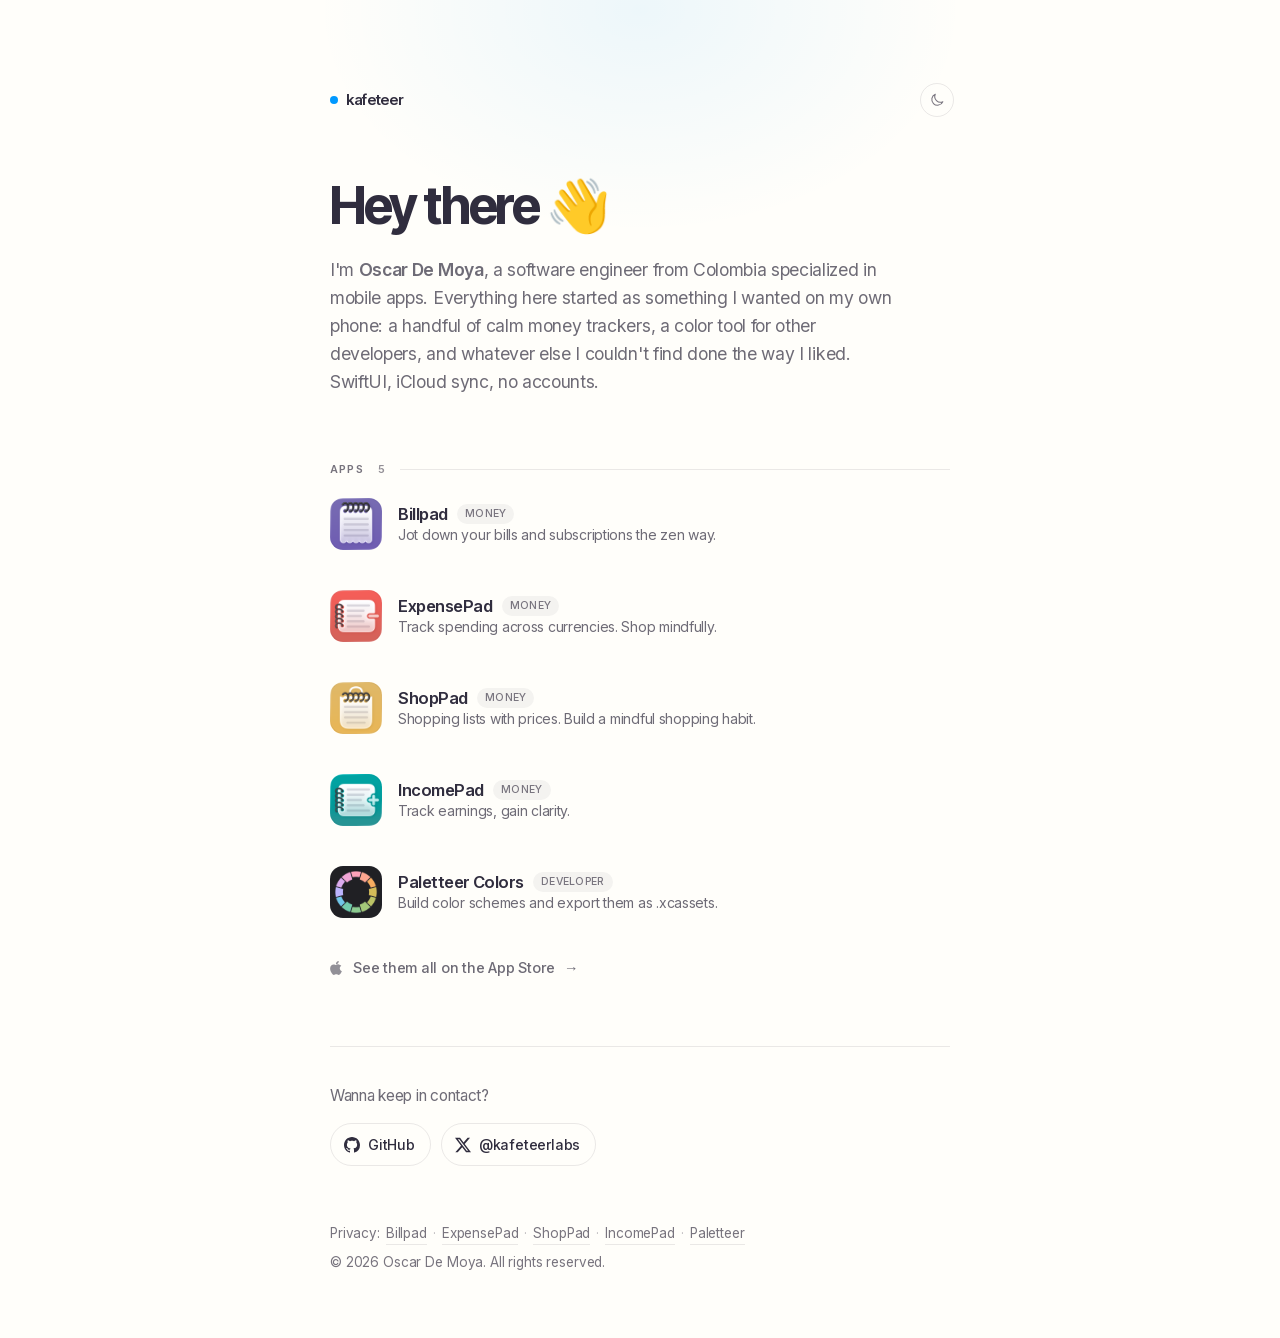
<file: index.html>
<!DOCTYPE html>
<html lang="en">
<head>
<meta charset="utf-8">
<meta name="viewport" content="width=device-width, initial-scale=1">
<title>Kafeteer · Apps by Oscar De Moya</title>
<meta name="description" content="Small, focused iOS apps by Oscar De Moya. Billpad, ExpensePad, ShopPad, IncomePad and Paletteer Colors.">
<meta name="author" content="Oscar De Moya">
<meta name="theme-color" content="#FFFEFA" media="(prefers-color-scheme: light)">
<meta name="theme-color" content="#141415" media="(prefers-color-scheme: dark)">
<link rel="canonical" href="https://kafeteer.github.io/">
<meta property="og:type" content="website">
<meta property="og:title" content="Kafeteer · Apps by Oscar De Moya">
<meta property="og:description" content="Small, focused iOS apps built in SwiftUI. No accounts, no ads.">
<meta property="og:url" content="https://kafeteer.github.io/">
<meta property="og:image" content="https://kafeteer.github.io/assets/icons/billpad.png">
<meta name="twitter:card" content="summary">
<link rel="icon" href="assets/icons/billpad.png">
<link rel="apple-touch-icon" href="assets/icons/billpad.png">
<link rel="preload" href="assets/fonts/Inter-latin.woff2" as="font" type="font/woff2" crossorigin>
<link rel="preload" href="assets/fonts/InterTight-latin.woff2" as="font" type="font/woff2" crossorigin>
<link rel="stylesheet" href="assets/style.css">
<script src="assets/theme.js"></script>
</head>
<body>
<div class="glow" aria-hidden="true"></div>
<div class="wrap">

  <div class="topbar reveal">
    <a class="brand" href="/"><span class="dot"></span>kafeteer</a>
    <button class="theme-toggle" type="button" aria-label="Switch to dark mode" title="Switch to dark mode" aria-pressed="false">
      <svg class="icon-sun" viewBox="0 0 24 24" aria-hidden="true"><circle cx="12" cy="12" r="4.2"/><path d="M12 2.4v2.3M12 19.3v2.3M4.7 12H2.4M21.6 12h-2.3M6.84 6.84 5.22 5.22M18.78 18.78l-1.62-1.62M17.16 6.84l1.62-1.62M5.22 18.78l1.62-1.62"/></svg>
      <svg class="icon-moon" viewBox="0 0 24 24" aria-hidden="true"><path d="M20.7 14.6A8.6 8.6 0 0 1 9.4 3.3 8.6 8.6 0 1 0 20.7 14.6Z"/></svg>
    </button>
  </div>

  <h1 class="reveal">Hey there&nbsp;<span class="wave">👋</span></h1>

  <p class="lede reveal">
    I'm <strong>Oscar De Moya</strong>, a software engineer from Colombia specialized in mobile
    apps. Everything here started as something I wanted on my own phone: a handful of calm money
    trackers, a color tool for other developers, and whatever else I couldn't find done the way I
    liked. SwiftUI, iCloud sync, no accounts.
  </p>

  <p class="eyebrow reveal">Apps <span class="count">5</span></p>

  <main class="apps reveal">

    <a class="app" href="https://apps.apple.com/app/id6448975056" rel="noopener">
      <img src="assets/icons/billpad.png" alt="Billpad app icon" width="52" height="52" loading="lazy">
      <span class="meta">
        <span class="name">Billpad <span class="chip">Money</span></span>
        <span class="tag">Jot down your bills and subscriptions the zen way.</span>
      </span>
      <span class="arrow" aria-hidden="true">→</span>
    </a>

    <a class="app" href="https://apps.apple.com/app/id6504459640" rel="noopener">
      <img src="assets/icons/expensepad.png" alt="ExpensePad app icon" width="52" height="52" loading="lazy">
      <span class="meta">
        <span class="name">ExpensePad <span class="chip">Money</span></span>
        <span class="tag">Track spending across currencies. Shop mindfully.</span>
      </span>
      <span class="arrow" aria-hidden="true">→</span>
    </a>

    <a class="app" href="https://apps.apple.com/app/id6529523495" rel="noopener">
      <img src="assets/icons/shoppad.png" alt="ShopPad app icon" width="52" height="52" loading="lazy">
      <span class="meta">
        <span class="name">ShopPad <span class="chip">Money</span></span>
        <span class="tag">Shopping lists with prices. Build a mindful shopping habit.</span>
      </span>
      <span class="arrow" aria-hidden="true">→</span>
    </a>

    <a class="app" href="https://apps.apple.com/app/id6740171596" rel="noopener">
      <img src="assets/icons/incomepad.png" alt="IncomePad app icon" width="52" height="52" loading="lazy">
      <span class="meta">
        <span class="name">IncomePad <span class="chip">Money</span></span>
        <span class="tag">Track earnings, gain clarity.</span>
      </span>
      <span class="arrow" aria-hidden="true">→</span>
    </a>

    <a class="app" href="https://apps.apple.com/app/id6739819339" rel="noopener">
      <img src="assets/icons/paletteer.png" alt="Paletteer Colors app icon" width="52" height="52" loading="lazy">
      <span class="meta">
        <span class="name">Paletteer Colors <span class="chip">Developer</span></span>
        <span class="tag">Build color schemes and export them as .xcassets.</span>
      </span>
      <span class="arrow" aria-hidden="true">→</span>
    </a>

  </main>

  <a class="all-apps reveal" href="https://apps.apple.com/developer/oscar-de-moya/id1236595635" rel="noopener">
    <svg viewBox="0 0 16 16" aria-hidden="true"><path d="M11.18 8.48c.01-1.33.6-2.33 1.78-3.06-.66-.94-1.66-1.46-2.98-1.56-1.25-.1-2.61.72-3.11.72-.53 0-1.74-.69-2.69-.69C2.22 3.92.14 5.46.14 8.6c0 .93.17 1.89.51 2.88.46 1.3 2.1 4.49 3.82 4.44.9-.02 1.53-.64 2.7-.64 1.13 0 1.72.64 2.72.64 1.73-.03 3.22-2.93 3.65-4.23-2.31-1.09-2.36-3.17-2.36-3.21Zm-2-5.9c.96-1.14.87-2.18.84-2.55-.85.05-1.83.58-2.39 1.23-.61.7-.97 1.56-.89 2.53.92.07 1.76-.4 2.44-1.21Z"/></svg>
    See them all on the App Store
    <span class="go" aria-hidden="true">→</span>
  </a>

  <div class="contact reveal">
    <span class="label">Wanna keep in contact?</span>
    <div class="links">
      <a class="pill" href="https://github.com/oscardemoya" rel="noopener">
        <svg viewBox="0 0 16 16" aria-hidden="true"><path d="M8 0C3.58 0 0 3.58 0 8c0 3.54 2.29 6.53 5.47 7.59.4.07.55-.17.55-.38 0-.19-.01-.82-.01-1.49-2.01.37-2.53-.49-2.69-.94-.09-.23-.48-.94-.82-1.13-.28-.15-.68-.52-.01-.53.63-.01 1.08.58 1.23.82.72 1.21 1.87.87 2.33.66.07-.52.28-.87.51-1.07-1.78-.2-3.64-.89-3.64-3.95 0-.87.31-1.59.82-2.15-.08-.2-.36-1.02.08-2.12 0 0 .67-.21 2.2.82.64-.18 1.32-.27 2-.27s1.36.09 2 .27c1.53-1.04 2.2-.82 2.2-.82.44 1.1.16 1.92.08 2.12.51.56.82 1.27.82 2.15 0 3.07-1.87 3.75-3.65 3.95.29.25.54.73.54 1.48 0 1.07-.01 1.93-.01 2.2 0 .21.15.46.55.38A8.01 8.01 0 0 0 16 8c0-4.42-3.58-8-8-8Z"/></svg>
        GitHub
      </a>
      <a class="pill" href="https://x.com/kafeteerlabs" rel="noopener">
        <svg viewBox="0 0 16 16" aria-hidden="true"><path d="M12.6.75h2.454l-5.36 6.142L16 15.25h-4.937l-3.867-5.07-4.425 5.07H.316l5.733-6.57L0 .75h5.063l3.495 4.633L12.601.75Zm-.86 13.028h1.36L4.323 2.145H2.865l8.875 11.633Z"/></svg>
        @kafeteerlabs
      </a>
    </div>
  </div>

  <footer class="reveal">
    <p class="legal">Privacy: <a href="billpad/privacy.html">Billpad</a><span class="sep">·</span><a href="expensepad/privacy.html">ExpensePad</a><span class="sep">·</span><a href="shoppad/privacy.html">ShopPad</a><span class="sep">·</span><a href="incomepad/privacy.html">IncomePad</a><span class="sep">·</span><a href="paletteer/privacy.html">Paletteer</a></p>
    © <span id="year">2026</span> Oscar De Moya. All rights reserved.
  </footer>

</div>
<script>document.getElementById("year").textContent = new Date().getFullYear();</script>
</body>
</html>
</file>
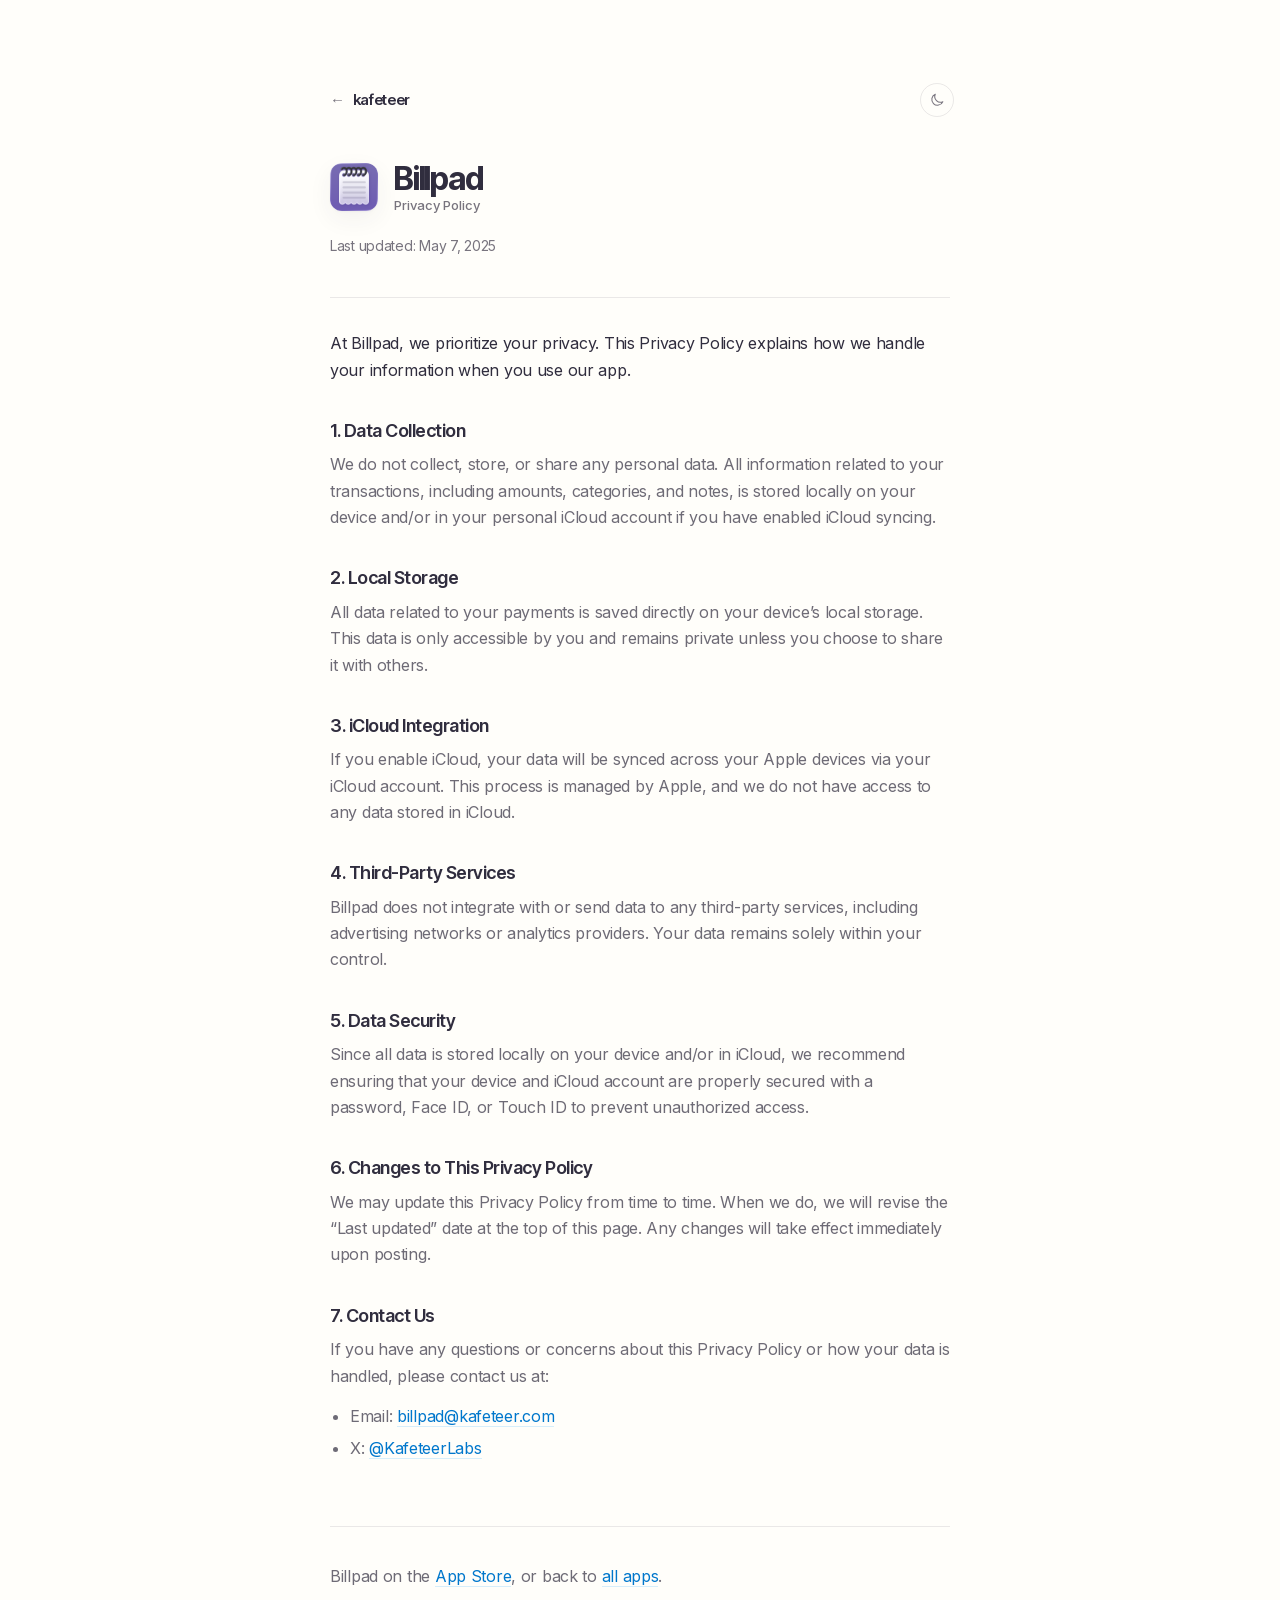
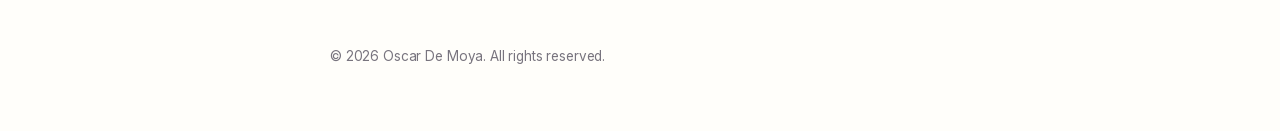
<file: billpad/privacy.html>
<!DOCTYPE html>
<html lang="en">
<head>
<meta charset="utf-8">
<meta name="viewport" content="width=device-width, initial-scale=1">
<title>Billpad Privacy Policy · Kafeteer</title>
<meta name="description" content="Billpad does not collect, store, or share any personal data. Everything stays on your device or in your own iCloud account.">
<meta name="theme-color" content="#FFFEFA" media="(prefers-color-scheme: light)">
<meta name="theme-color" content="#141415" media="(prefers-color-scheme: dark)">
<link rel="canonical" href="https://kafeteer.github.io/billpad/privacy.html">
<meta property="og:type" content="article">
<meta property="og:title" content="Billpad Privacy Policy">
<meta property="og:description" content="Billpad does not collect, store, or share any personal data.">
<meta property="og:url" content="https://kafeteer.github.io/billpad/privacy.html">
<meta property="og:image" content="https://kafeteer.github.io/assets/icons/billpad.png">
<link rel="icon" href="../assets/icons/billpad.png">
<link rel="apple-touch-icon" href="../assets/icons/billpad.png">
<link rel="preload" href="../assets/fonts/Inter-latin.woff2" as="font" type="font/woff2" crossorigin>
<link rel="preload" href="../assets/fonts/InterTight-latin.woff2" as="font" type="font/woff2" crossorigin>
<link rel="stylesheet" href="../assets/style.css">
<script src="../assets/theme.js"></script>
</head>
<body>
<div class="wrap">

  <div class="topbar">
    <a class="brand back" href="../"><span class="dot"></span>kafeteer</a>
    <button class="theme-toggle" type="button" aria-label="Switch to dark mode" title="Switch to dark mode" aria-pressed="false">
      <svg class="icon-sun" viewBox="0 0 24 24" aria-hidden="true"><circle cx="12" cy="12" r="4.2"/><path d="M12 2.4v2.3M12 19.3v2.3M4.7 12H2.4M21.6 12h-2.3M6.84 6.84 5.22 5.22M18.78 18.78l-1.62-1.62M17.16 6.84l1.62-1.62M5.22 18.78l1.62-1.62"/></svg>
      <svg class="icon-moon" viewBox="0 0 24 24" aria-hidden="true"><path d="M20.7 14.6A8.6 8.6 0 0 1 9.4 3.3 8.6 8.6 0 1 0 20.7 14.6Z"/></svg>
    </button>
  </div>

  <header class="pagehead">
    <img src="../assets/icons/billpad.png" alt="Billpad app icon" width="48" height="48">
    <h1>Billpad<span class="kicker">Privacy Policy</span></h1>
  </header>

  <p class="updated">Last updated: May 7, 2025</p>

  <main class="doc">

    <p class="intro">At Billpad, we prioritize your privacy. This Privacy Policy explains how we handle your information when you use our app.</p>

    <h2>1. Data Collection</h2>
      <p>We do not collect, store, or share any personal data. All information related to your transactions, including amounts, categories, and notes, is stored locally on your device and/or in your personal iCloud account if you have enabled iCloud syncing.</p>

    <h2>2. Local Storage</h2>
      <p>All data related to your payments is saved directly on your device’s local storage. This data is only accessible by you and remains private unless you choose to share it with others.</p>

    <h2>3. iCloud Integration</h2>
      <p>If you enable iCloud, your data will be synced across your Apple devices via your iCloud account. This process is managed by Apple, and we do not have access to any data stored in iCloud.</p>

    <h2>4. Third-Party Services</h2>
      <p>Billpad does not integrate with or send data to any third-party services, including advertising networks or analytics providers. Your data remains solely within your control.</p>

    <h2>5. Data Security</h2>
      <p>Since all data is stored locally on your device and/or in iCloud, we recommend ensuring that your device and iCloud account are properly secured with a password, Face ID, or Touch ID to prevent unauthorized access.</p>

    <h2>6. Changes to This Privacy Policy</h2>
      <p>We may update this Privacy Policy from time to time. When we do, we will revise the “Last updated” date at the top of this page. Any changes will take effect immediately upon posting.</p>

    <h2>7. Contact Us</h2>
    <p>If you have any questions or concerns about this Privacy Policy or how your data is handled, please contact us at:</p>
    <ul>
      <li>Email: <a href="mailto:billpad@kafeteer.com">billpad@kafeteer.com</a></li>
      <li>X: <a href="https://x.com/KafeteerLabs" rel="noopener">@KafeteerLabs</a></li>
    </ul>

  </main>

  <p class="contact">
    Billpad on the <a href="https://apps.apple.com/app/id6448975056" rel="noopener">App&nbsp;Store</a>,
    or back to <a href="../">all apps</a>.
  </p>

  <footer>© <span id="year">2026</span> Oscar De Moya. All rights reserved.</footer>

</div>
<script>document.getElementById("year").textContent = new Date().getFullYear();</script>
</body>
</html>
</file>
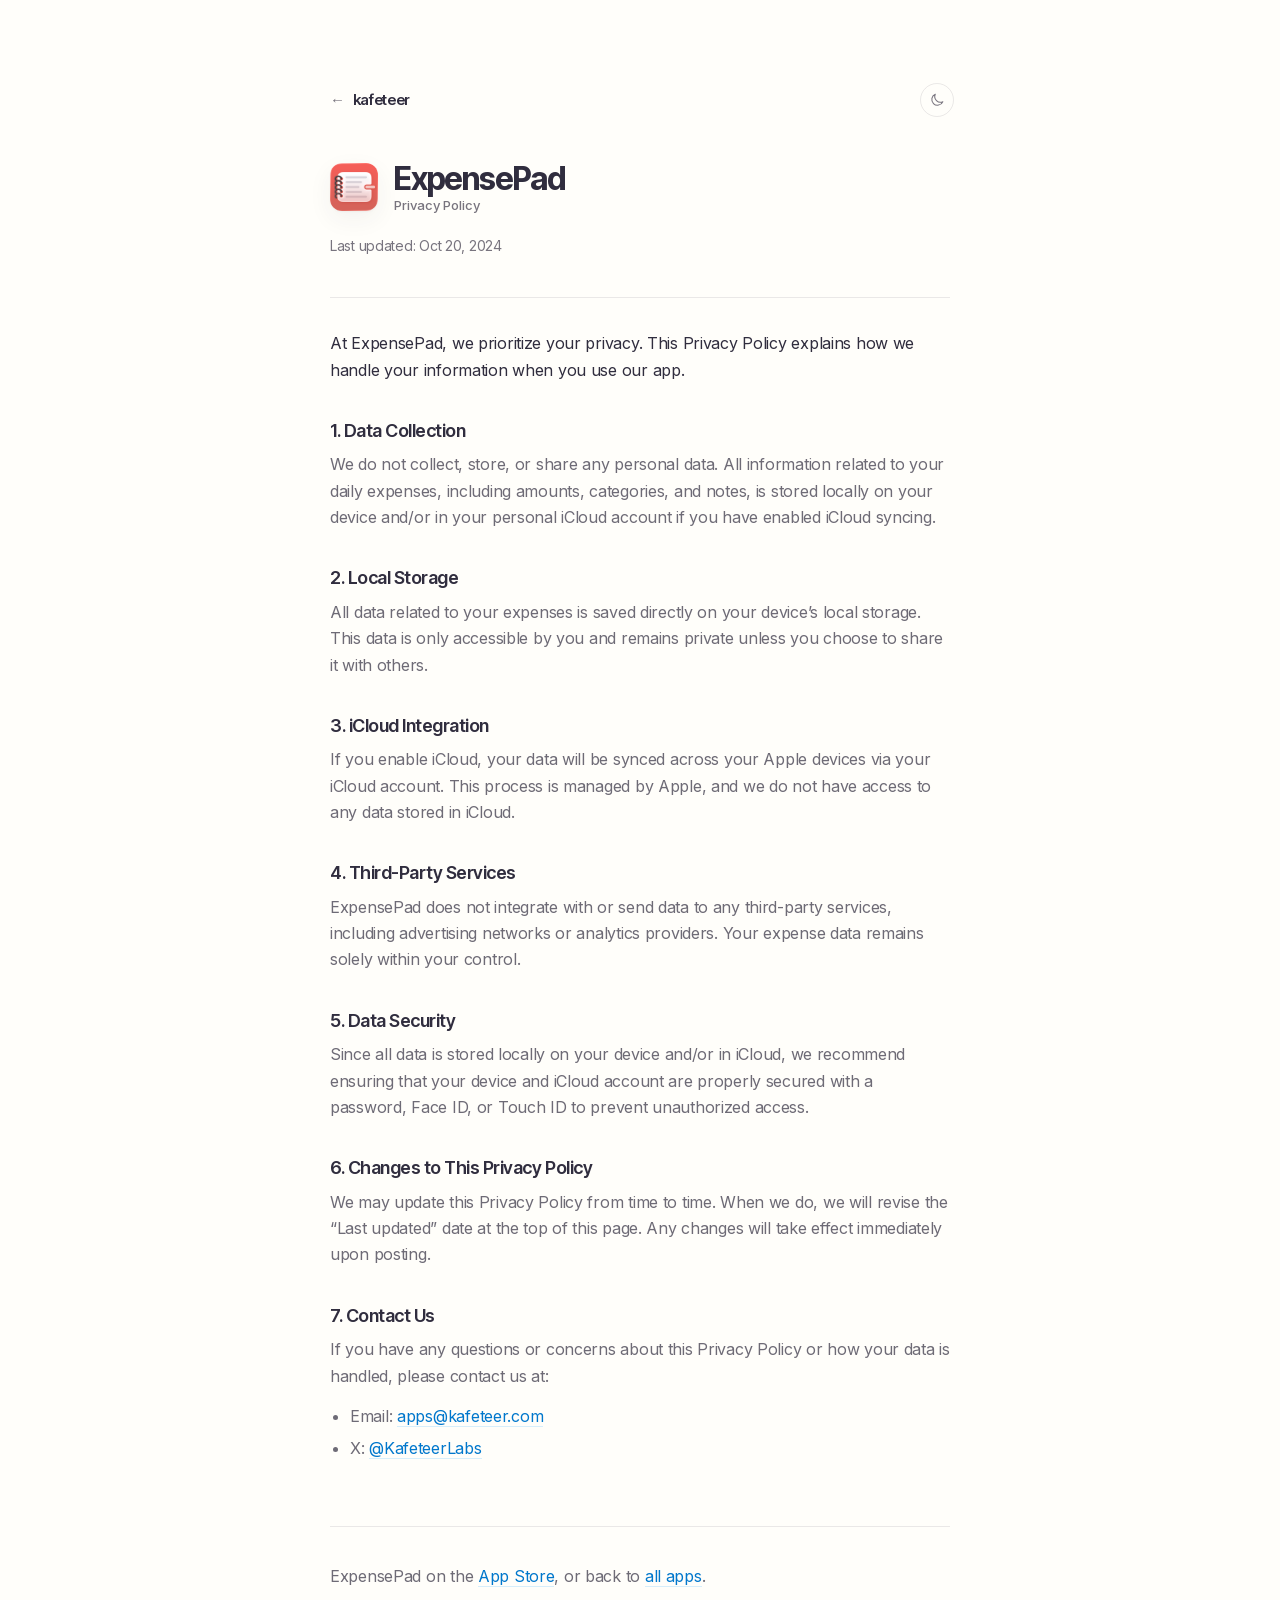
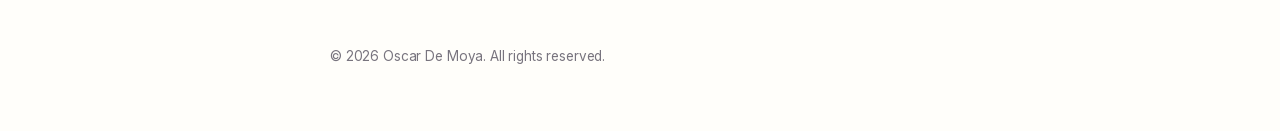
<file: expensepad/privacy.html>
<!DOCTYPE html>
<html lang="en">
<head>
<meta charset="utf-8">
<meta name="viewport" content="width=device-width, initial-scale=1">
<title>ExpensePad Privacy Policy · Kafeteer</title>
<meta name="description" content="ExpensePad does not collect, store, or share any personal data. Everything stays on your device or in your own iCloud account.">
<meta name="theme-color" content="#FFFEFA" media="(prefers-color-scheme: light)">
<meta name="theme-color" content="#141415" media="(prefers-color-scheme: dark)">
<link rel="canonical" href="https://kafeteer.github.io/expensepad/privacy.html">
<meta property="og:type" content="article">
<meta property="og:title" content="ExpensePad Privacy Policy">
<meta property="og:description" content="ExpensePad does not collect, store, or share any personal data.">
<meta property="og:url" content="https://kafeteer.github.io/expensepad/privacy.html">
<meta property="og:image" content="https://kafeteer.github.io/assets/icons/expensepad.png">
<link rel="icon" href="../assets/icons/expensepad.png">
<link rel="apple-touch-icon" href="../assets/icons/expensepad.png">
<link rel="preload" href="../assets/fonts/Inter-latin.woff2" as="font" type="font/woff2" crossorigin>
<link rel="preload" href="../assets/fonts/InterTight-latin.woff2" as="font" type="font/woff2" crossorigin>
<link rel="stylesheet" href="../assets/style.css">
<script src="../assets/theme.js"></script>
</head>
<body>
<div class="wrap">

  <div class="topbar">
    <a class="brand back" href="../"><span class="dot"></span>kafeteer</a>
    <button class="theme-toggle" type="button" aria-label="Switch to dark mode" title="Switch to dark mode" aria-pressed="false">
      <svg class="icon-sun" viewBox="0 0 24 24" aria-hidden="true"><circle cx="12" cy="12" r="4.2"/><path d="M12 2.4v2.3M12 19.3v2.3M4.7 12H2.4M21.6 12h-2.3M6.84 6.84 5.22 5.22M18.78 18.78l-1.62-1.62M17.16 6.84l1.62-1.62M5.22 18.78l1.62-1.62"/></svg>
      <svg class="icon-moon" viewBox="0 0 24 24" aria-hidden="true"><path d="M20.7 14.6A8.6 8.6 0 0 1 9.4 3.3 8.6 8.6 0 1 0 20.7 14.6Z"/></svg>
    </button>
  </div>

  <header class="pagehead">
    <img src="../assets/icons/expensepad.png" alt="ExpensePad app icon" width="48" height="48">
    <h1>ExpensePad<span class="kicker">Privacy Policy</span></h1>
  </header>

  <p class="updated">Last updated: Oct 20, 2024</p>

  <main class="doc">

    <p class="intro">At ExpensePad, we prioritize your privacy. This Privacy Policy explains how we handle your information when you use our app.</p>

    <h2>1. Data Collection</h2>
      <p>We do not collect, store, or share any personal data. All information related to your daily expenses, including amounts, categories, and notes, is stored locally on your device and/or in your personal iCloud account if you have enabled iCloud syncing.</p>

    <h2>2. Local Storage</h2>
      <p>All data related to your expenses is saved directly on your device’s local storage. This data is only accessible by you and remains private unless you choose to share it with others.</p>

    <h2>3. iCloud Integration</h2>
      <p>If you enable iCloud, your data will be synced across your Apple devices via your iCloud account. This process is managed by Apple, and we do not have access to any data stored in iCloud.</p>

    <h2>4. Third-Party Services</h2>
      <p>ExpensePad does not integrate with or send data to any third-party services, including advertising networks or analytics providers. Your expense data remains solely within your control.</p>

    <h2>5. Data Security</h2>
      <p>Since all data is stored locally on your device and/or in iCloud, we recommend ensuring that your device and iCloud account are properly secured with a password, Face ID, or Touch ID to prevent unauthorized access.</p>

    <h2>6. Changes to This Privacy Policy</h2>
      <p>We may update this Privacy Policy from time to time. When we do, we will revise the “Last updated” date at the top of this page. Any changes will take effect immediately upon posting.</p>

    <h2>7. Contact Us</h2>
    <p>If you have any questions or concerns about this Privacy Policy or how your data is handled, please contact us at:</p>
    <ul>
      <li>Email: <a href="mailto:apps@kafeteer.com">apps@kafeteer.com</a></li>
      <li>X: <a href="https://x.com/KafeteerLabs" rel="noopener">@KafeteerLabs</a></li>
    </ul>

  </main>

  <p class="contact">
    ExpensePad on the <a href="https://apps.apple.com/app/id6504459640" rel="noopener">App&nbsp;Store</a>,
    or back to <a href="../">all apps</a>.
  </p>

  <footer>© <span id="year">2026</span> Oscar De Moya. All rights reserved.</footer>

</div>
<script>document.getElementById("year").textContent = new Date().getFullYear();</script>
</body>
</html>
</file>
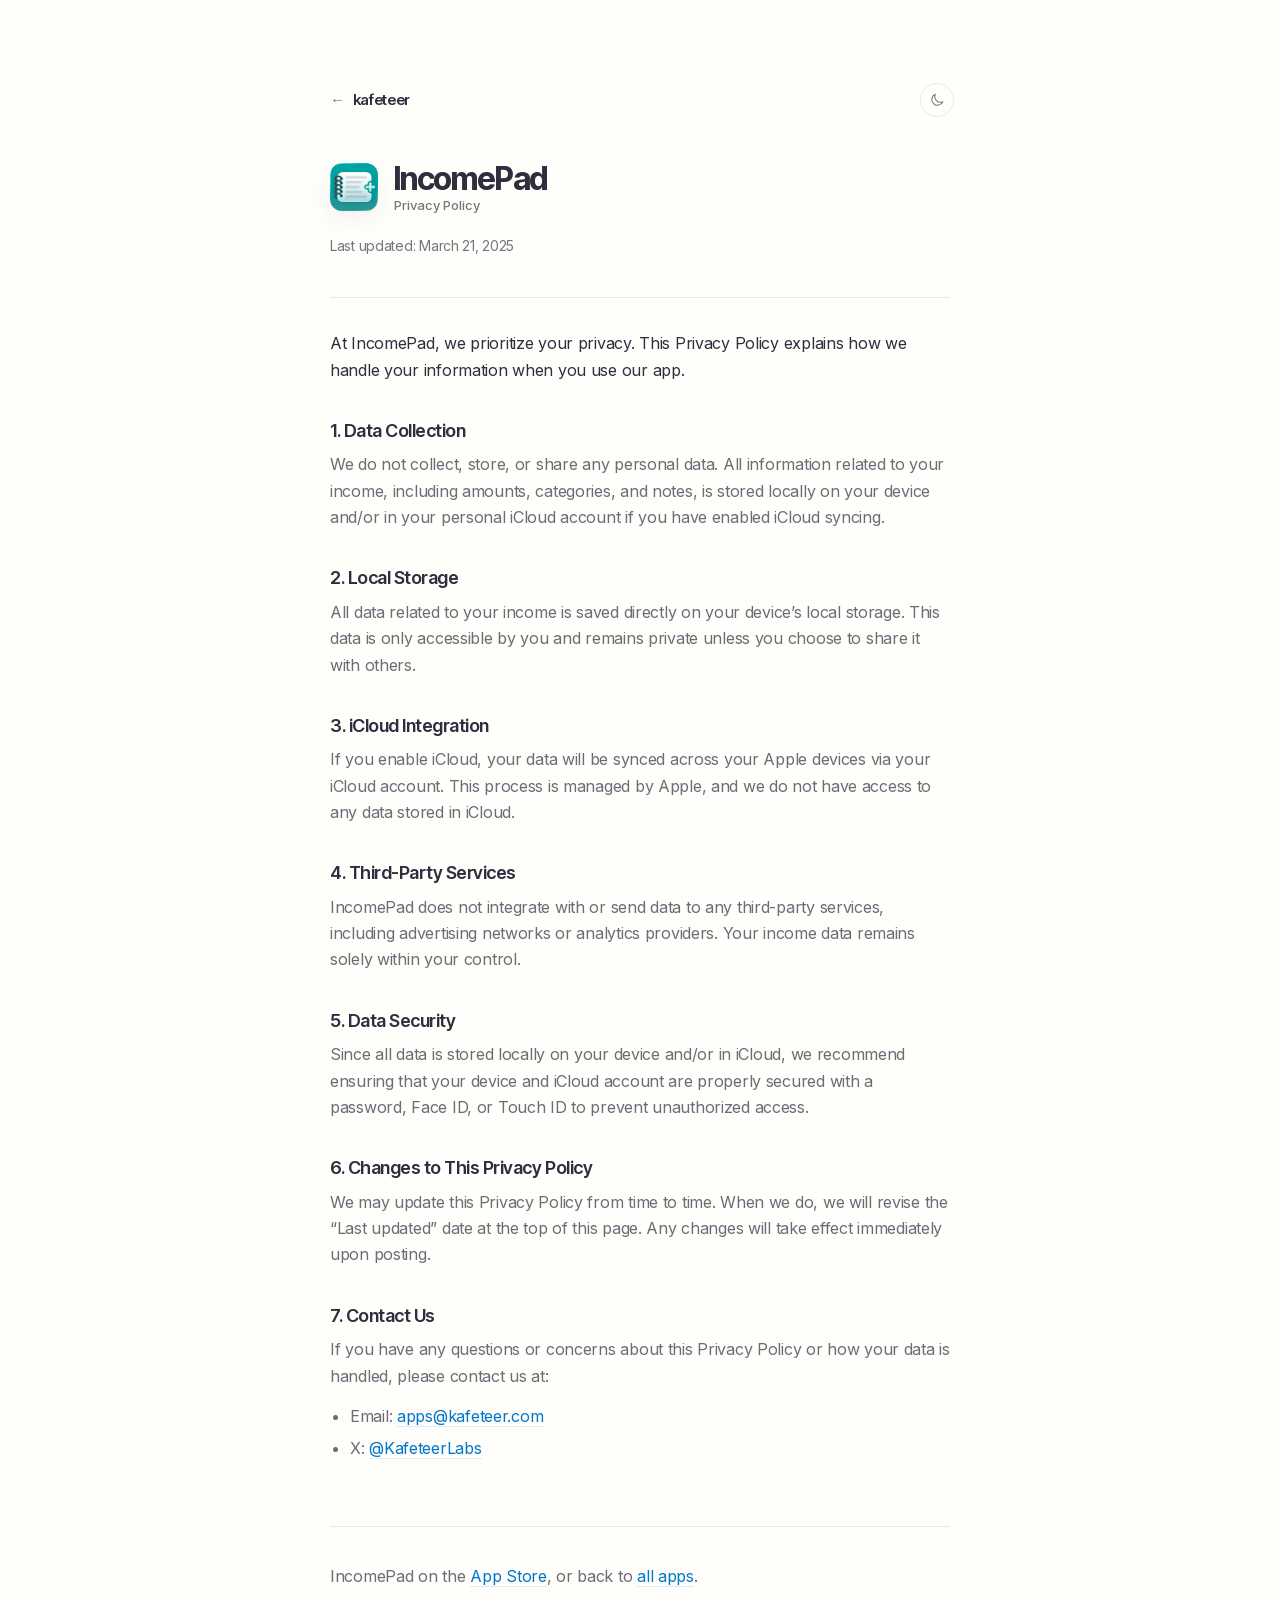
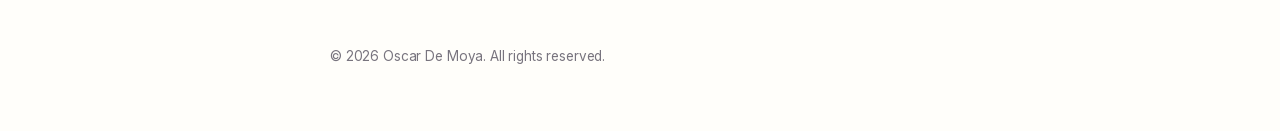
<file: incomepad/privacy.html>
<!DOCTYPE html>
<html lang="en">
<head>
<meta charset="utf-8">
<meta name="viewport" content="width=device-width, initial-scale=1">
<title>IncomePad Privacy Policy · Kafeteer</title>
<meta name="description" content="IncomePad does not collect, store, or share any personal data. Everything stays on your device or in your own iCloud account.">
<meta name="theme-color" content="#FFFEFA" media="(prefers-color-scheme: light)">
<meta name="theme-color" content="#141415" media="(prefers-color-scheme: dark)">
<link rel="canonical" href="https://kafeteer.github.io/incomepad/privacy.html">
<meta property="og:type" content="article">
<meta property="og:title" content="IncomePad Privacy Policy">
<meta property="og:description" content="IncomePad does not collect, store, or share any personal data.">
<meta property="og:url" content="https://kafeteer.github.io/incomepad/privacy.html">
<meta property="og:image" content="https://kafeteer.github.io/assets/icons/incomepad.png">
<link rel="icon" href="../assets/icons/incomepad.png">
<link rel="apple-touch-icon" href="../assets/icons/incomepad.png">
<link rel="preload" href="../assets/fonts/Inter-latin.woff2" as="font" type="font/woff2" crossorigin>
<link rel="preload" href="../assets/fonts/InterTight-latin.woff2" as="font" type="font/woff2" crossorigin>
<link rel="stylesheet" href="../assets/style.css">
<script src="../assets/theme.js"></script>
</head>
<body>
<div class="wrap">

  <div class="topbar">
    <a class="brand back" href="../"><span class="dot"></span>kafeteer</a>
    <button class="theme-toggle" type="button" aria-label="Switch to dark mode" title="Switch to dark mode" aria-pressed="false">
      <svg class="icon-sun" viewBox="0 0 24 24" aria-hidden="true"><circle cx="12" cy="12" r="4.2"/><path d="M12 2.4v2.3M12 19.3v2.3M4.7 12H2.4M21.6 12h-2.3M6.84 6.84 5.22 5.22M18.78 18.78l-1.62-1.62M17.16 6.84l1.62-1.62M5.22 18.78l1.62-1.62"/></svg>
      <svg class="icon-moon" viewBox="0 0 24 24" aria-hidden="true"><path d="M20.7 14.6A8.6 8.6 0 0 1 9.4 3.3 8.6 8.6 0 1 0 20.7 14.6Z"/></svg>
    </button>
  </div>

  <header class="pagehead">
    <img src="../assets/icons/incomepad.png" alt="IncomePad app icon" width="48" height="48">
    <h1>IncomePad<span class="kicker">Privacy Policy</span></h1>
  </header>

  <p class="updated">Last updated: March 21, 2025</p>

  <main class="doc">

    <p class="intro">At IncomePad, we prioritize your privacy. This Privacy Policy explains how we handle your information when you use our app.</p>

    <h2>1. Data Collection</h2>
      <p>We do not collect, store, or share any personal data. All information related to your income, including amounts, categories, and notes, is stored locally on your device and/or in your personal iCloud account if you have enabled iCloud syncing.</p>

    <h2>2. Local Storage</h2>
      <p>All data related to your income is saved directly on your device’s local storage. This data is only accessible by you and remains private unless you choose to share it with others.</p>

    <h2>3. iCloud Integration</h2>
      <p>If you enable iCloud, your data will be synced across your Apple devices via your iCloud account. This process is managed by Apple, and we do not have access to any data stored in iCloud.</p>

    <h2>4. Third-Party Services</h2>
      <p>IncomePad does not integrate with or send data to any third-party services, including advertising networks or analytics providers. Your income data remains solely within your control.</p>

    <h2>5. Data Security</h2>
      <p>Since all data is stored locally on your device and/or in iCloud, we recommend ensuring that your device and iCloud account are properly secured with a password, Face ID, or Touch ID to prevent unauthorized access.</p>

    <h2>6. Changes to This Privacy Policy</h2>
      <p>We may update this Privacy Policy from time to time. When we do, we will revise the “Last updated” date at the top of this page. Any changes will take effect immediately upon posting.</p>

    <h2>7. Contact Us</h2>
    <p>If you have any questions or concerns about this Privacy Policy or how your data is handled, please contact us at:</p>
    <ul>
      <li>Email: <a href="mailto:apps@kafeteer.com">apps@kafeteer.com</a></li>
      <li>X: <a href="https://x.com/KafeteerLabs" rel="noopener">@KafeteerLabs</a></li>
    </ul>

  </main>

  <p class="contact">
    IncomePad on the <a href="https://apps.apple.com/app/id6740171596" rel="noopener">App&nbsp;Store</a>,
    or back to <a href="../">all apps</a>.
  </p>

  <footer>© <span id="year">2026</span> Oscar De Moya. All rights reserved.</footer>

</div>
<script>document.getElementById("year").textContent = new Date().getFullYear();</script>
</body>
</html>
</file>
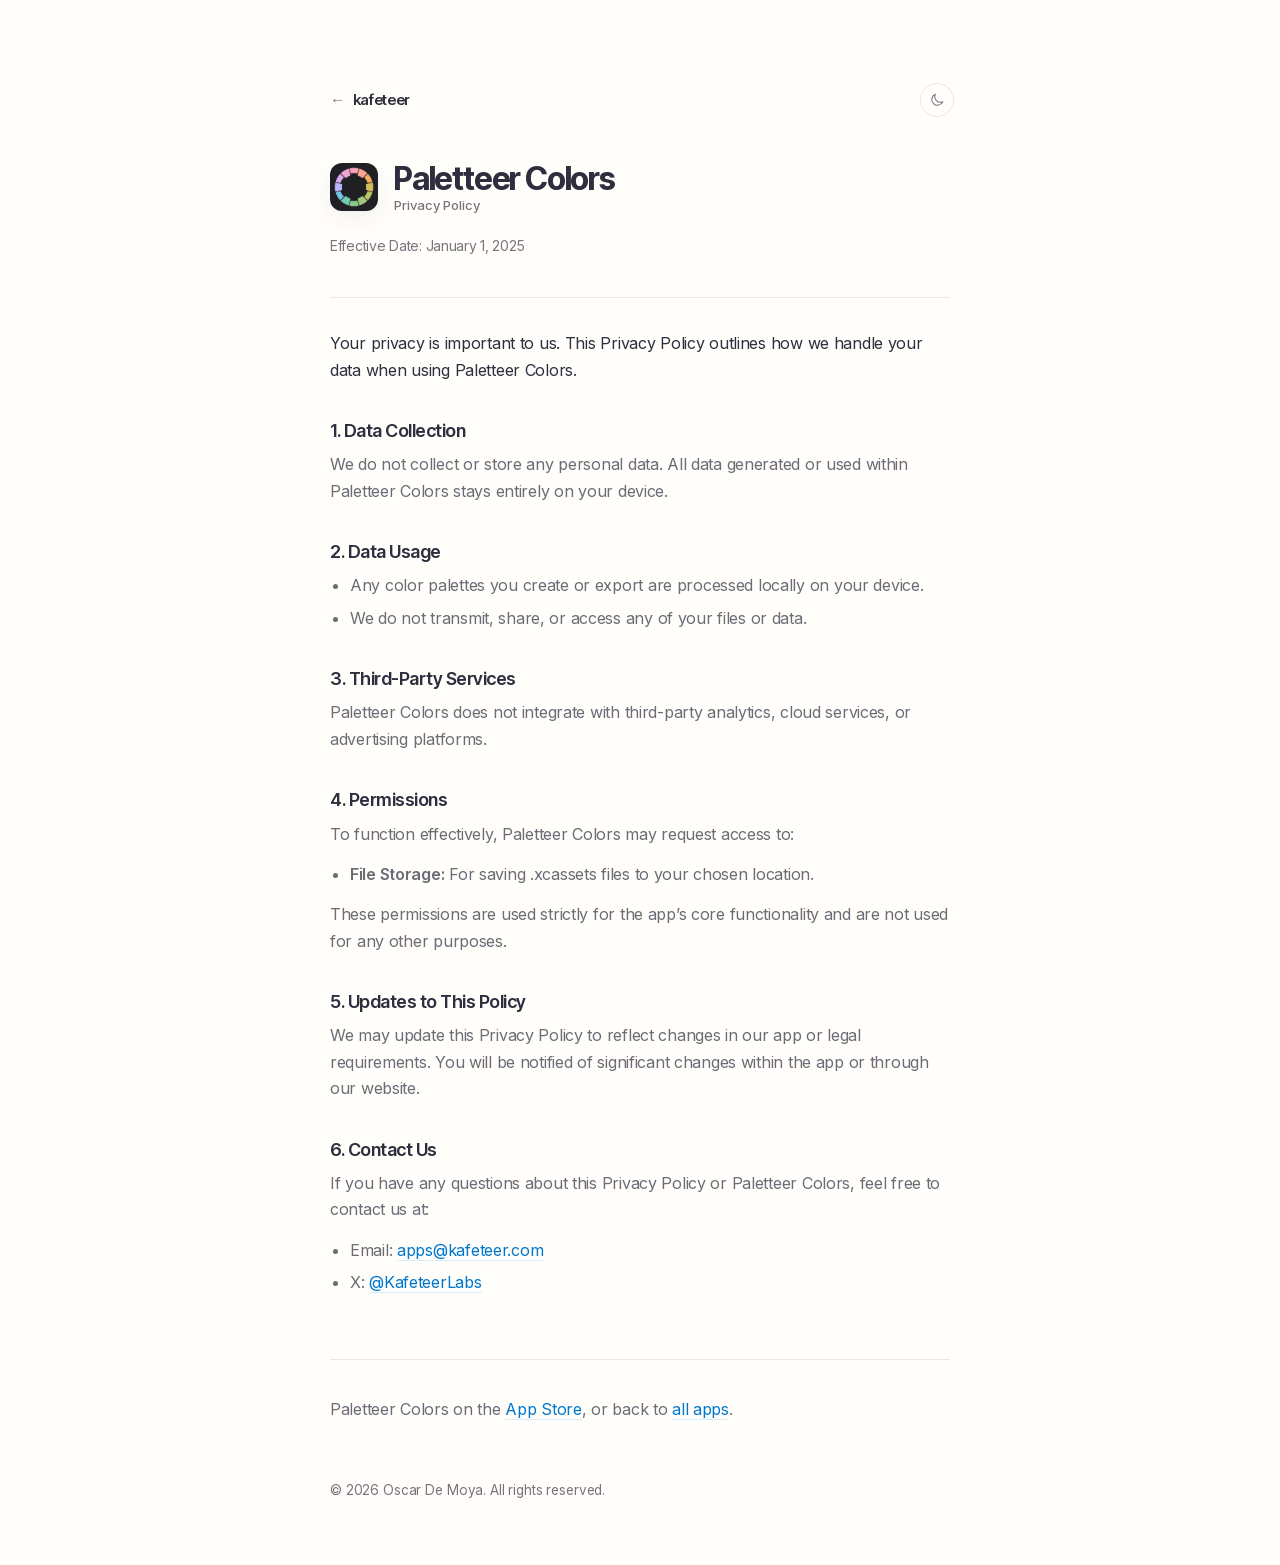
<file: paletteer/privacy.html>
<!DOCTYPE html>
<html lang="en">
<head>
<meta charset="utf-8">
<meta name="viewport" content="width=device-width, initial-scale=1">
<title>Paletteer Colors Privacy Policy · Kafeteer</title>
<meta name="description" content="Paletteer Colors does not collect, store, or share any personal data. Everything stays on your device or in your own iCloud account.">
<meta name="theme-color" content="#FFFEFA" media="(prefers-color-scheme: light)">
<meta name="theme-color" content="#141415" media="(prefers-color-scheme: dark)">
<link rel="canonical" href="https://kafeteer.github.io/paletteer/privacy.html">
<meta property="og:type" content="article">
<meta property="og:title" content="Paletteer Colors Privacy Policy">
<meta property="og:description" content="Paletteer Colors does not collect, store, or share any personal data.">
<meta property="og:url" content="https://kafeteer.github.io/paletteer/privacy.html">
<meta property="og:image" content="https://kafeteer.github.io/assets/icons/paletteer.png">
<link rel="icon" href="../assets/icons/paletteer.png">
<link rel="apple-touch-icon" href="../assets/icons/paletteer.png">
<link rel="preload" href="../assets/fonts/Inter-latin.woff2" as="font" type="font/woff2" crossorigin>
<link rel="preload" href="../assets/fonts/InterTight-latin.woff2" as="font" type="font/woff2" crossorigin>
<link rel="stylesheet" href="../assets/style.css">
<script src="../assets/theme.js"></script>
</head>
<body>
<div class="wrap">

  <div class="topbar">
    <a class="brand back" href="../"><span class="dot"></span>kafeteer</a>
    <button class="theme-toggle" type="button" aria-label="Switch to dark mode" title="Switch to dark mode" aria-pressed="false">
      <svg class="icon-sun" viewBox="0 0 24 24" aria-hidden="true"><circle cx="12" cy="12" r="4.2"/><path d="M12 2.4v2.3M12 19.3v2.3M4.7 12H2.4M21.6 12h-2.3M6.84 6.84 5.22 5.22M18.78 18.78l-1.62-1.62M17.16 6.84l1.62-1.62M5.22 18.78l1.62-1.62"/></svg>
      <svg class="icon-moon" viewBox="0 0 24 24" aria-hidden="true"><path d="M20.7 14.6A8.6 8.6 0 0 1 9.4 3.3 8.6 8.6 0 1 0 20.7 14.6Z"/></svg>
    </button>
  </div>

  <header class="pagehead">
    <img src="../assets/icons/paletteer.png" alt="Paletteer Colors app icon" width="48" height="48">
    <h1>Paletteer Colors<span class="kicker">Privacy Policy</span></h1>
  </header>

  <p class="updated">Effective Date: January 1, 2025</p>

  <main class="doc">

    <p class="intro">Your privacy is important to us. This Privacy Policy outlines how we handle your data when using Paletteer Colors.</p>

    <h2>1. Data Collection</h2>
      <p>We do not collect or store any personal data. All data generated or used within Paletteer Colors stays entirely on your device.</p>

    <h2>2. Data Usage</h2>
      <ul>
        <li>Any color palettes you create or export are processed locally on your device.</li>
        <li>We do not transmit, share, or access any of your files or data.</li>
      </ul>

    <h2>3. Third-Party Services</h2>
      <p>Paletteer Colors does not integrate with third-party analytics, cloud services, or advertising platforms.</p>

    <h2>4. Permissions</h2>
      <p>To function effectively, Paletteer Colors may request access to:</p>
      <ul>
        <li><strong>File Storage:</strong> For saving .xcassets files to your chosen location.</li>
      </ul>
      <p>These permissions are used strictly for the app’s core functionality and are not used for any other purposes.</p>

    <h2>5. Updates to This Policy</h2>
      <p>We may update this Privacy Policy to reflect changes in our app or legal requirements. You will be notified of significant changes within the app or through our website.</p>

    <h2>6. Contact Us</h2>
    <p>If you have any questions about this Privacy Policy or Paletteer Colors, feel free to contact us at:</p>
    <ul>
      <li>Email: <a href="mailto:apps@kafeteer.com">apps@kafeteer.com</a></li>
      <li>X: <a href="https://x.com/KafeteerLabs" rel="noopener">@KafeteerLabs</a></li>
    </ul>

  </main>

  <p class="contact">
    Paletteer Colors on the <a href="https://apps.apple.com/app/id6739819339" rel="noopener">App&nbsp;Store</a>,
    or back to <a href="../">all apps</a>.
  </p>

  <footer>© <span id="year">2026</span> Oscar De Moya. All rights reserved.</footer>

</div>
<script>document.getElementById("year").textContent = new Date().getFullYear();</script>
</body>
</html>
</file>
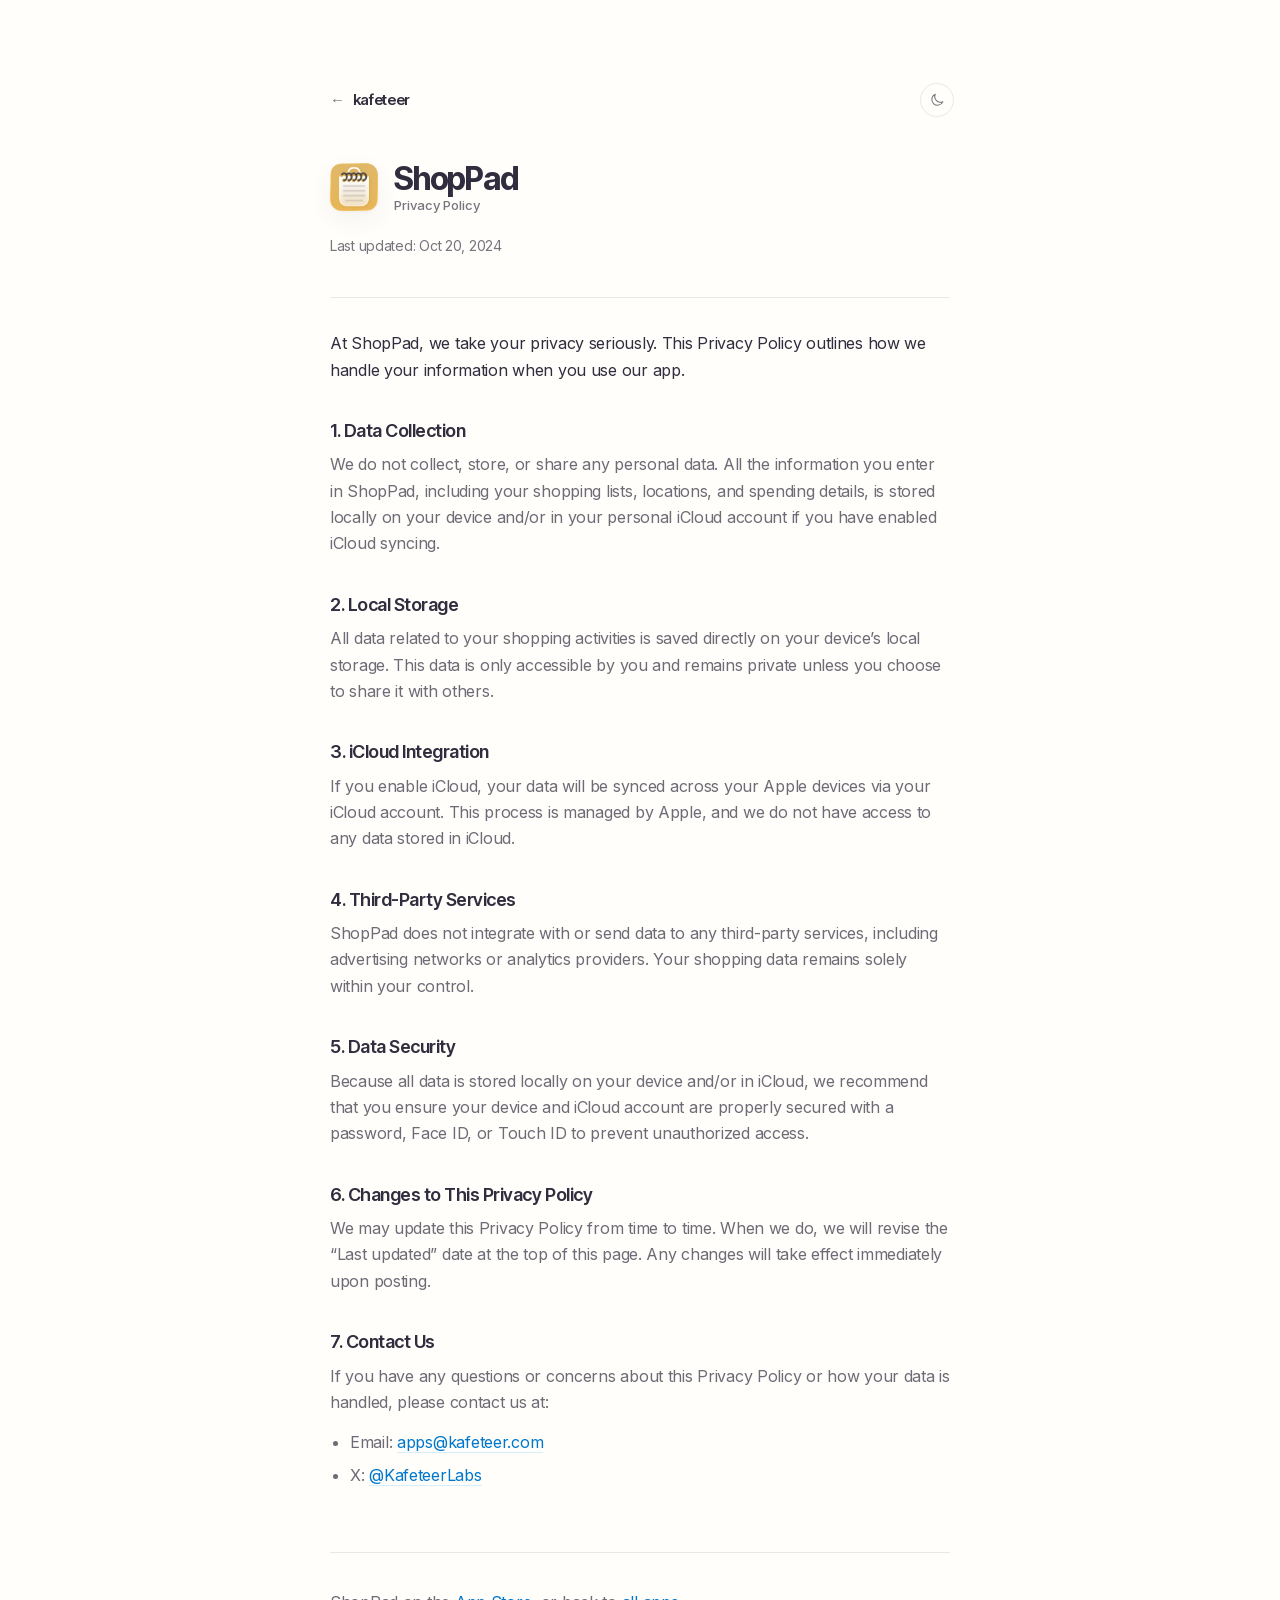
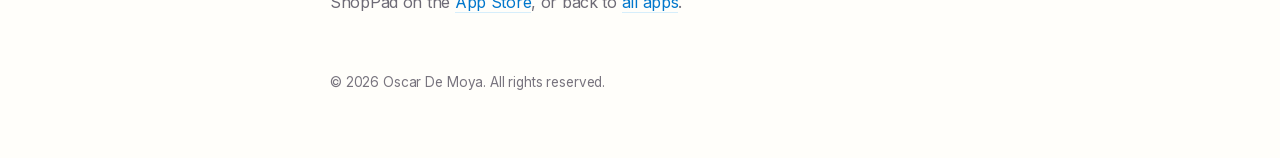
<file: shoppad/privacy.html>
<!DOCTYPE html>
<html lang="en">
<head>
<meta charset="utf-8">
<meta name="viewport" content="width=device-width, initial-scale=1">
<title>ShopPad Privacy Policy · Kafeteer</title>
<meta name="description" content="ShopPad does not collect, store, or share any personal data. Everything stays on your device or in your own iCloud account.">
<meta name="theme-color" content="#FFFEFA" media="(prefers-color-scheme: light)">
<meta name="theme-color" content="#141415" media="(prefers-color-scheme: dark)">
<link rel="canonical" href="https://kafeteer.github.io/shoppad/privacy.html">
<meta property="og:type" content="article">
<meta property="og:title" content="ShopPad Privacy Policy">
<meta property="og:description" content="ShopPad does not collect, store, or share any personal data.">
<meta property="og:url" content="https://kafeteer.github.io/shoppad/privacy.html">
<meta property="og:image" content="https://kafeteer.github.io/assets/icons/shoppad.png">
<link rel="icon" href="../assets/icons/shoppad.png">
<link rel="apple-touch-icon" href="../assets/icons/shoppad.png">
<link rel="preload" href="../assets/fonts/Inter-latin.woff2" as="font" type="font/woff2" crossorigin>
<link rel="preload" href="../assets/fonts/InterTight-latin.woff2" as="font" type="font/woff2" crossorigin>
<link rel="stylesheet" href="../assets/style.css">
<script src="../assets/theme.js"></script>
</head>
<body>
<div class="wrap">

  <div class="topbar">
    <a class="brand back" href="../"><span class="dot"></span>kafeteer</a>
    <button class="theme-toggle" type="button" aria-label="Switch to dark mode" title="Switch to dark mode" aria-pressed="false">
      <svg class="icon-sun" viewBox="0 0 24 24" aria-hidden="true"><circle cx="12" cy="12" r="4.2"/><path d="M12 2.4v2.3M12 19.3v2.3M4.7 12H2.4M21.6 12h-2.3M6.84 6.84 5.22 5.22M18.78 18.78l-1.62-1.62M17.16 6.84l1.62-1.62M5.22 18.78l1.62-1.62"/></svg>
      <svg class="icon-moon" viewBox="0 0 24 24" aria-hidden="true"><path d="M20.7 14.6A8.6 8.6 0 0 1 9.4 3.3 8.6 8.6 0 1 0 20.7 14.6Z"/></svg>
    </button>
  </div>

  <header class="pagehead">
    <img src="../assets/icons/shoppad.png" alt="ShopPad app icon" width="48" height="48">
    <h1>ShopPad<span class="kicker">Privacy Policy</span></h1>
  </header>

  <p class="updated">Last updated: Oct 20, 2024</p>

  <main class="doc">

    <p class="intro">At ShopPad, we take your privacy seriously. This Privacy Policy outlines how we handle your information when you use our app.</p>

    <h2>1. Data Collection</h2>
      <p>We do not collect, store, or share any personal data. All the information you enter in ShopPad, including your shopping lists, locations, and spending details, is stored locally on your device and/or in your personal iCloud account if you have enabled iCloud syncing.</p>

    <h2>2. Local Storage</h2>
      <p>All data related to your shopping activities is saved directly on your device’s local storage. This data is only accessible by you and remains private unless you choose to share it with others.</p>

    <h2>3. iCloud Integration</h2>
      <p>If you enable iCloud, your data will be synced across your Apple devices via your iCloud account. This process is managed by Apple, and we do not have access to any data stored in iCloud.</p>

    <h2>4. Third-Party Services</h2>
      <p>ShopPad does not integrate with or send data to any third-party services, including advertising networks or analytics providers. Your shopping data remains solely within your control.</p>

    <h2>5. Data Security</h2>
      <p>Because all data is stored locally on your device and/or in iCloud, we recommend that you ensure your device and iCloud account are properly secured with a password, Face ID, or Touch ID to prevent unauthorized access.</p>

    <h2>6. Changes to This Privacy Policy</h2>
      <p>We may update this Privacy Policy from time to time. When we do, we will revise the “Last updated” date at the top of this page. Any changes will take effect immediately upon posting.</p>

    <h2>7. Contact Us</h2>
    <p>If you have any questions or concerns about this Privacy Policy or how your data is handled, please contact us at:</p>
    <ul>
      <li>Email: <a href="mailto:apps@kafeteer.com">apps@kafeteer.com</a></li>
      <li>X: <a href="https://x.com/KafeteerLabs" rel="noopener">@KafeteerLabs</a></li>
    </ul>

  </main>

  <p class="contact">
    ShopPad on the <a href="https://apps.apple.com/app/id6529523495" rel="noopener">App&nbsp;Store</a>,
    or back to <a href="../">all apps</a>.
  </p>

  <footer>© <span id="year">2026</span> Oscar De Moya. All rights reserved.</footer>

</div>
<script>document.getElementById("year").textContent = new Date().getFullYear();</script>
</body>
</html>
</file>
<file: assets/style.css>
@font-face {
  font-family: 'Inter';
  font-style: normal;
  font-weight: 400 600;
  font-display: swap;
  src: url('fonts/Inter-latin.woff2') format('woff2');
  unicode-range: U+0000-00FF, U+0131, U+0152-0153, U+02BB-02BC, U+02C6, U+02DA, U+02DC, U+0304, U+0308, U+0329, U+2000-206F, U+20AC, U+2122, U+2191, U+2193, U+2212, U+2215, U+FEFF, U+FFFD;
}
@font-face {
  font-family: 'Inter';
  font-style: normal;
  font-weight: 400 600;
  font-display: swap;
  src: url('fonts/Inter-latin-ext.woff2') format('woff2');
  unicode-range: U+0100-02BA, U+02BD-02C5, U+02C7-02CC, U+02CE-02D7, U+02DD-02FF, U+0304, U+0308, U+0329, U+1D00-1DBF, U+1E00-1E9F, U+1EF2-1EFF, U+2020, U+20A0-20AB, U+20AD-20C0, U+2113, U+2C60-2C7F, U+A720-A7FF;
}
@font-face {
  font-family: 'Inter Tight';
  font-style: normal;
  font-weight: 600 700;
  font-display: swap;
  src: url('fonts/InterTight-latin.woff2') format('woff2');
  unicode-range: U+0000-00FF, U+0131, U+0152-0153, U+02BB-02BC, U+02C6, U+02DA, U+02DC, U+0304, U+0308, U+0329, U+2000-206F, U+20AC, U+2122, U+2191, U+2193, U+2212, U+2215, U+FEFF, U+FFFD;
}
@font-face {
  font-family: 'Inter Tight';
  font-style: normal;
  font-weight: 600 700;
  font-display: swap;
  src: url('fonts/InterTight-latin-ext.woff2') format('woff2');
  unicode-range: U+0100-02BA, U+02BD-02C5, U+02C7-02CC, U+02CE-02D7, U+02DD-02FF, U+0304, U+0308, U+0329, U+1D00-1DBF, U+1E00-1E9F, U+1EF2-1EFF, U+2020, U+20A0-20AB, U+20AD-20C0, U+2113, U+2C60-2C7F, U+A720-A7FF;
}

/* Light palette: the default, and the forced choice when [data-theme="light"]. */
:root {
  color-scheme: light;
  --bg: #FFFEFA;
  --surface: #F7F6F2;
  --ink: #302D3E;
  --muted: #6E6B76;
  --faint: #78747E;
  --line: rgba(48, 45, 62, 0.10);
  --accent: #0099FF;
  --link: #0077CC;
  --accent-soft: rgba(0, 153, 255, 0.16);
  --shadow: 0 1px 2px rgba(48, 45, 62, 0.04), 0 8px 24px rgba(48, 45, 62, 0.06);
  --radius-lg: 20px;
  --radius-md: 14px;
  --ring: rgba(48, 45, 62, 0.08);
  --chip-bg: rgba(48, 45, 62, 0.05);
  --glow: rgba(0, 153, 255, 0.07);
}

/* Dark palette: explicitly picked with the toggle. */
:root[data-theme="dark"] {
  color-scheme: dark;
  --bg: #141415;
  --surface: #2E2C37;
  --ink: #FFFEFA;
  --muted: #BFBCC2;
  --faint: #918D96;
  --line: rgba(255, 254, 250, 0.10);
  --accent: #4DB8FF;
  --link: #4DB8FF;
  --accent-soft: rgba(77, 184, 255, 0.22);
  --shadow: 0 1px 2px rgba(0, 0, 0, 0.30), 0 8px 24px rgba(0, 0, 0, 0.35);
  --ring: rgba(255, 254, 250, 0.10);
  --chip-bg: rgba(255, 254, 250, 0.07);
  --glow: rgba(77, 184, 255, 0.10);
}

/* Dark palette: inherited from the OS, unless light was explicitly picked. */
@media (prefers-color-scheme: dark) {
  :root:not([data-theme="light"]) {
    color-scheme: dark;
    --bg: #141415;
    --surface: #2E2C37;
    --ink: #FFFEFA;
    --muted: #BFBCC2;
    --faint: #918D96;
    --line: rgba(255, 254, 250, 0.10);
    --accent: #4DB8FF;
    --link: #4DB8FF;
    --accent-soft: rgba(77, 184, 255, 0.22);
    --shadow: 0 1px 2px rgba(0, 0, 0, 0.30), 0 8px 24px rgba(0, 0, 0, 0.35);
    --ring: rgba(255, 254, 250, 0.10);
    --chip-bg: rgba(255, 254, 250, 0.07);
    --glow: rgba(77, 184, 255, 0.10);
  }
}

* { box-sizing: border-box; }

html { -webkit-text-size-adjust: 100%; }

body {
  position: relative;
  margin: 0;
  padding: 0 24px;
  background: var(--bg);
  color: var(--ink);
  font-family: "Inter", -apple-system, BlinkMacSystemFont, "Segoe UI", sans-serif;
  font-size: 16px;
  line-height: 1.65;
  letter-spacing: -0.28px;
  font-feature-settings: "cv11", "ss01";
  -webkit-font-smoothing: antialiased;
}

/* A single soft wash behind the header. Clipped by its own box so it can
   never introduce horizontal scrolling. */
.glow {
  position: absolute;
  top: 0;
  left: 0;
  right: 0;
  height: 520px;
  overflow: hidden;
  pointer-events: none;
  z-index: 0;
}

.glow::before {
  content: "";
  position: absolute;
  top: -300px;
  left: 50%;
  width: 900px;
  height: 620px;
  margin-left: -450px;
  background: radial-gradient(closest-side, var(--glow), transparent 72%);
}

.wrap {
  position: relative;
  z-index: 1;
  max-width: 620px;
  margin: 0 auto;
  padding: 88px 0 64px;
}

.topbar {
  display: flex;
  align-items: center;
  justify-content: space-between;
  gap: 16px;
}

.theme-toggle {
  -webkit-appearance: none;
  appearance: none;
  display: inline-flex;
  align-items: center;
  justify-content: center;
  flex: 0 0 auto;
  width: 34px;
  height: 34px;
  margin: -6px -4px -6px 0;
  padding: 0;
  border: 1px solid var(--line);
  border-radius: 50%;
  background: transparent;
  color: var(--faint);
  cursor: pointer;
  transition: background 0.18s ease, color 0.18s ease, border-color 0.18s ease;
}

.theme-toggle:hover {
  background: var(--surface);
  border-color: var(--link);
  color: var(--link);
}

.theme-toggle:focus-visible {
  outline: 2px solid var(--link);
  outline-offset: 3px;
}

.theme-toggle svg {
  width: 16px;
  height: 16px;
  display: block;
  fill: none;
  stroke: currentColor;
  stroke-width: 1.6;
  stroke-linecap: round;
  stroke-linejoin: round;
}

/* Show the icon of the theme the button will switch *to*. */
.theme-toggle .icon-sun { display: none; }
.theme-toggle .icon-moon { display: block; }

:root[data-theme="dark"] .theme-toggle .icon-sun { display: block; }
:root[data-theme="dark"] .theme-toggle .icon-moon { display: none; }

@media (prefers-color-scheme: dark) {
  :root:not([data-theme="light"]) .theme-toggle .icon-sun { display: block; }
  :root:not([data-theme="light"]) .theme-toggle .icon-moon { display: none; }
}

.brand {
  display: inline-flex;
  align-items: center;
  gap: 8px;
  font-family: "Inter Tight", "Inter", sans-serif;
  font-weight: 600;
  font-size: 15px;
  letter-spacing: -0.32px;
  color: var(--ink);
  text-decoration: none;
}

.brand .dot {
  width: 8px;
  height: 8px;
  border-radius: 50%;
  background: var(--accent);
}

.brand.back .dot { display: none; }

.brand.back::before {
  content: "←";
  color: var(--faint);
  transition: color 0.15s ease, transform 0.15s ease;
}

.brand.back:hover::before { color: var(--link); transform: translateX(-2px); }

h1 {
  margin: 64px 0 0;
  font-family: "Inter Tight", "Inter", sans-serif;
  font-weight: 700;
  font-size: 52px;
  line-height: 1.1;
  letter-spacing: -2.4px;
}

h1 .wave {
  display: inline-block;
  transform-origin: 70% 70%;
  animation: wave 2.6s ease-in-out 0.6s 2;
}

@keyframes wave {
  0%, 60%, 100% { transform: rotate(0deg); }
  15% { transform: rotate(14deg); }
  30% { transform: rotate(-8deg); }
  45% { transform: rotate(10deg); }
}

.lede {
  margin: 22px 0 0;
  max-width: 52ch;
  color: var(--muted);
  font-size: 17.5px;
  line-height: 1.6;
  letter-spacing: -0.32px;
}

a { color: var(--link); }

.lede a, .contact a:not(.pill), footer a, .doc a {
  color: var(--link);
  text-decoration: none;
  border-bottom: 1px solid var(--accent-soft);
  transition: border-color 0.15s ease;
}

.lede a:hover, .contact a:not(.pill):hover, footer a:hover, .doc a:hover { border-color: var(--link); }

.eyebrow {
  display: flex;
  align-items: center;
  gap: 14px;
  margin: 64px 0 4px;
  font-family: "Inter Tight", "Inter", sans-serif;
  font-size: 11px;
  font-weight: 600;
  letter-spacing: 1.2px;
  text-transform: uppercase;
  color: var(--faint);
}

.eyebrow::after {
  content: "";
  flex: 1;
  height: 1px;
  background: var(--line);
}

.eyebrow .count {
  font-size: 11px;
  letter-spacing: 1.2px;
  color: var(--faint);
  opacity: 0.8;
}

.apps {
  display: flex;
  flex-direction: column;
  gap: 8px;
}

.app {
  display: flex;
  align-items: center;
  gap: 16px;
  padding: 16px;
  margin: 0 -16px;
  border-radius: var(--radius-lg);
  text-decoration: none;
  color: inherit;
  transition: background 0.18s ease, transform 0.18s ease;
}

.app:hover {
  background: var(--surface);
  transform: translateY(-1px);
}

.app img {
  width: 52px;
  height: 52px;
  flex: 0 0 52px;
  border-radius: 13px;
  outline: 1px solid var(--ring);
  outline-offset: -1px;
  background: var(--surface);
  transition: transform 0.22s cubic-bezier(0.2, 0.7, 0.3, 1);
}

.app:hover img { transform: scale(1.06); }

.app .meta { display: block; min-width: 0; flex: 1; }

.app .name {
  display: flex;
  align-items: center;
  gap: 9px;
  font-family: "Inter Tight", "Inter", sans-serif;
  font-weight: 600;
  font-size: 16.5px;
  letter-spacing: -0.44px;
  line-height: 1.35;
}

/* A quiet category label, so the developer tool reads apart from the
   money trackers at a glance. */
.chip {
  font-family: "Inter", sans-serif;
  font-size: 10.5px;
  font-weight: 500;
  letter-spacing: 0.3px;
  text-transform: uppercase;
  color: var(--faint);
  background: var(--chip-bg);
  border-radius: 100px;
  padding: 2px 8px;
  line-height: 1.6;
}

.app .tag {
  display: block;
  color: var(--muted);
  font-size: 14px;
  letter-spacing: -0.28px;
  line-height: 1.45;
}

.app .arrow {
  flex: 0 0 auto;
  color: var(--faint);
  font-size: 16px;
  opacity: 0;
  transform: translateX(-4px);
  transition: opacity 0.18s ease, transform 0.18s ease, color 0.18s ease;
}

.app:hover .arrow {
  opacity: 1;
  transform: translateX(0);
  color: var(--link);
}

.app:focus-visible, .brand:focus-visible, a:focus-visible {
  outline: 2px solid var(--link);
  outline-offset: 3px;
  border-radius: 6px;
}

/* The App Store sits under the list, where the apps live. It is not a way
   to reach Oscar, so it is deliberately not a contact link. */
.all-apps {
  display: inline-flex;
  align-items: center;
  gap: 9px;
  margin: 22px 0 0;
  font-size: 14.5px;
  font-weight: 500;
  letter-spacing: -0.24px;
  color: var(--muted);
  text-decoration: none;
  transition: color 0.18s ease;
}

.all-apps svg {
  width: 14px;
  height: 14px;
  flex: 0 0 14px;
  fill: currentColor;
  opacity: 0.75;
}

.all-apps .go { transition: transform 0.18s cubic-bezier(0.2, 0.7, 0.3, 1); }

.all-apps:hover { color: var(--link); }
.all-apps:hover .go { transform: translateX(3px); }

.contact {
  margin: 64px 0 0;
  padding-top: 36px;
  border-top: 1px solid var(--line);
  color: var(--muted);
  font-size: 16px;
}

.contact .label {
  display: block;
  margin-bottom: 14px;
  font-size: 15.5px;
}

.links {
  display: flex;
  flex-wrap: wrap;
  gap: 10px;
}

.pill {
  display: inline-flex;
  align-items: center;
  gap: 8px;
  padding: 9px 15px 9px 13px;
  border: 1px solid var(--line);
  border-radius: 100px;
  color: var(--ink);
  font-size: 14px;
  font-weight: 500;
  letter-spacing: -0.2px;
  text-decoration: none;
  background: transparent;
  transition: border-color 0.18s ease, background 0.18s ease, color 0.18s ease;
}

.pill:hover {
  border-color: var(--link);
  color: var(--link);
  background: var(--surface);
}

.pill svg {
  width: 16px;
  height: 16px;
  flex: 0 0 16px;
  fill: currentColor;
}

footer {
  margin-top: 56px;
  color: var(--faint);
  font-size: 13.5px;
  letter-spacing: -0.14px;
}

/* Laid out as a wrapping row: the links carry no whitespace between them and
   the separators, so as plain text the line cannot break and overflows narrow
   viewports. */
footer .legal {
  display: flex;
  flex-wrap: wrap;
  align-items: baseline;
  column-gap: 6px;
  row-gap: 2px;
  margin: 0 0 6px;
}

footer .legal a {
  color: var(--faint);
  border-bottom-color: var(--line);
}

footer .legal a:hover { color: var(--link); border-bottom-color: var(--link); }

footer .sep { opacity: 0.5; }

.pagehead {
  display: flex;
  align-items: center;
  gap: 16px;
  margin: 48px 0 0;
}

.pagehead img {
  width: 48px;
  height: 48px;
  flex: 0 0 48px;
  border-radius: 12px;
  box-shadow: var(--shadow);
  background: var(--surface);
}

.pagehead h1 {
  margin: 0;
  font-size: 32px;
  letter-spacing: -1.2px;
}

.pagehead .kicker {
  display: block;
  font-family: "Inter", sans-serif;
  font-size: 13px;
  font-weight: 500;
  letter-spacing: 0;
  color: var(--faint);
  line-height: 1.4;
}

.updated {
  margin: 20px 0 0;
  font-size: 14px;
  color: var(--faint);
}

.doc {
  margin-top: 40px;
  padding-top: 32px;
  border-top: 1px solid var(--line);
}

.doc h2 {
  margin: 36px 0 8px;
  font-family: "Inter Tight", "Inter", sans-serif;
  font-weight: 600;
  font-size: 18px;
  letter-spacing: -0.48px;
  line-height: 1.35;
}

.doc h2:first-child { margin-top: 0; }

.doc p {
  margin: 0 0 14px;
  color: var(--muted);
  letter-spacing: -0.28px;
}

.doc ul {
  margin: 0 0 14px;
  padding-left: 20px;
  color: var(--muted);
}

.doc li { margin-bottom: 6px; }

.doc .intro { color: var(--ink); }

/* A restrained entrance: each block settles in once, on load. Guarded so the
   content is never hidden from anyone who asks for less motion. */
@media (prefers-reduced-motion: no-preference) {
  .reveal {
    opacity: 0;
    transform: translateY(10px);
    animation: rise 0.6s cubic-bezier(0.2, 0.7, 0.3, 1) forwards;
  }
  .reveal:nth-child(1) { animation-delay: 0.02s; }
  .reveal:nth-child(2) { animation-delay: 0.08s; }
  .reveal:nth-child(3) { animation-delay: 0.14s; }
  .reveal:nth-child(4) { animation-delay: 0.20s; }
  .reveal:nth-child(5) { animation-delay: 0.26s; }
  .reveal:nth-child(6) { animation-delay: 0.32s; }
  .reveal:nth-child(7) { animation-delay: 0.38s; }
  .reveal:nth-child(8) { animation-delay: 0.44s; }
}

@keyframes rise {
  to { opacity: 1; transform: none; }
}

@media (max-width: 520px) {
  .wrap { padding: 56px 0 48px; }
  h1 { font-size: 36px; letter-spacing: -1.4px; }
  .lede { font-size: 16px; }
  .eyebrow { margin-top: 48px; }
  .app { gap: 14px; padding: 15px 12px; margin: 0 -12px; }
  .app img { width: 46px; height: 46px; flex-basis: 46px; }
  .app .arrow { display: none; }
  .contact { margin-top: 48px; }
  .pagehead { gap: 14px; }
  .pagehead img { width: 40px; height: 40px; flex-basis: 40px; }
  .pagehead h1 { font-size: 26px; letter-spacing: -0.8px; }
}

@media (prefers-reduced-motion: reduce) {
  * { transition: none !important; }
}

@media print {
  body { padding: 0; color: #000; background: #fff; }
  .topbar, .brand, .theme-toggle, footer { display: none; }
  .doc p, .doc ul { color: #222; }
}
</file>
